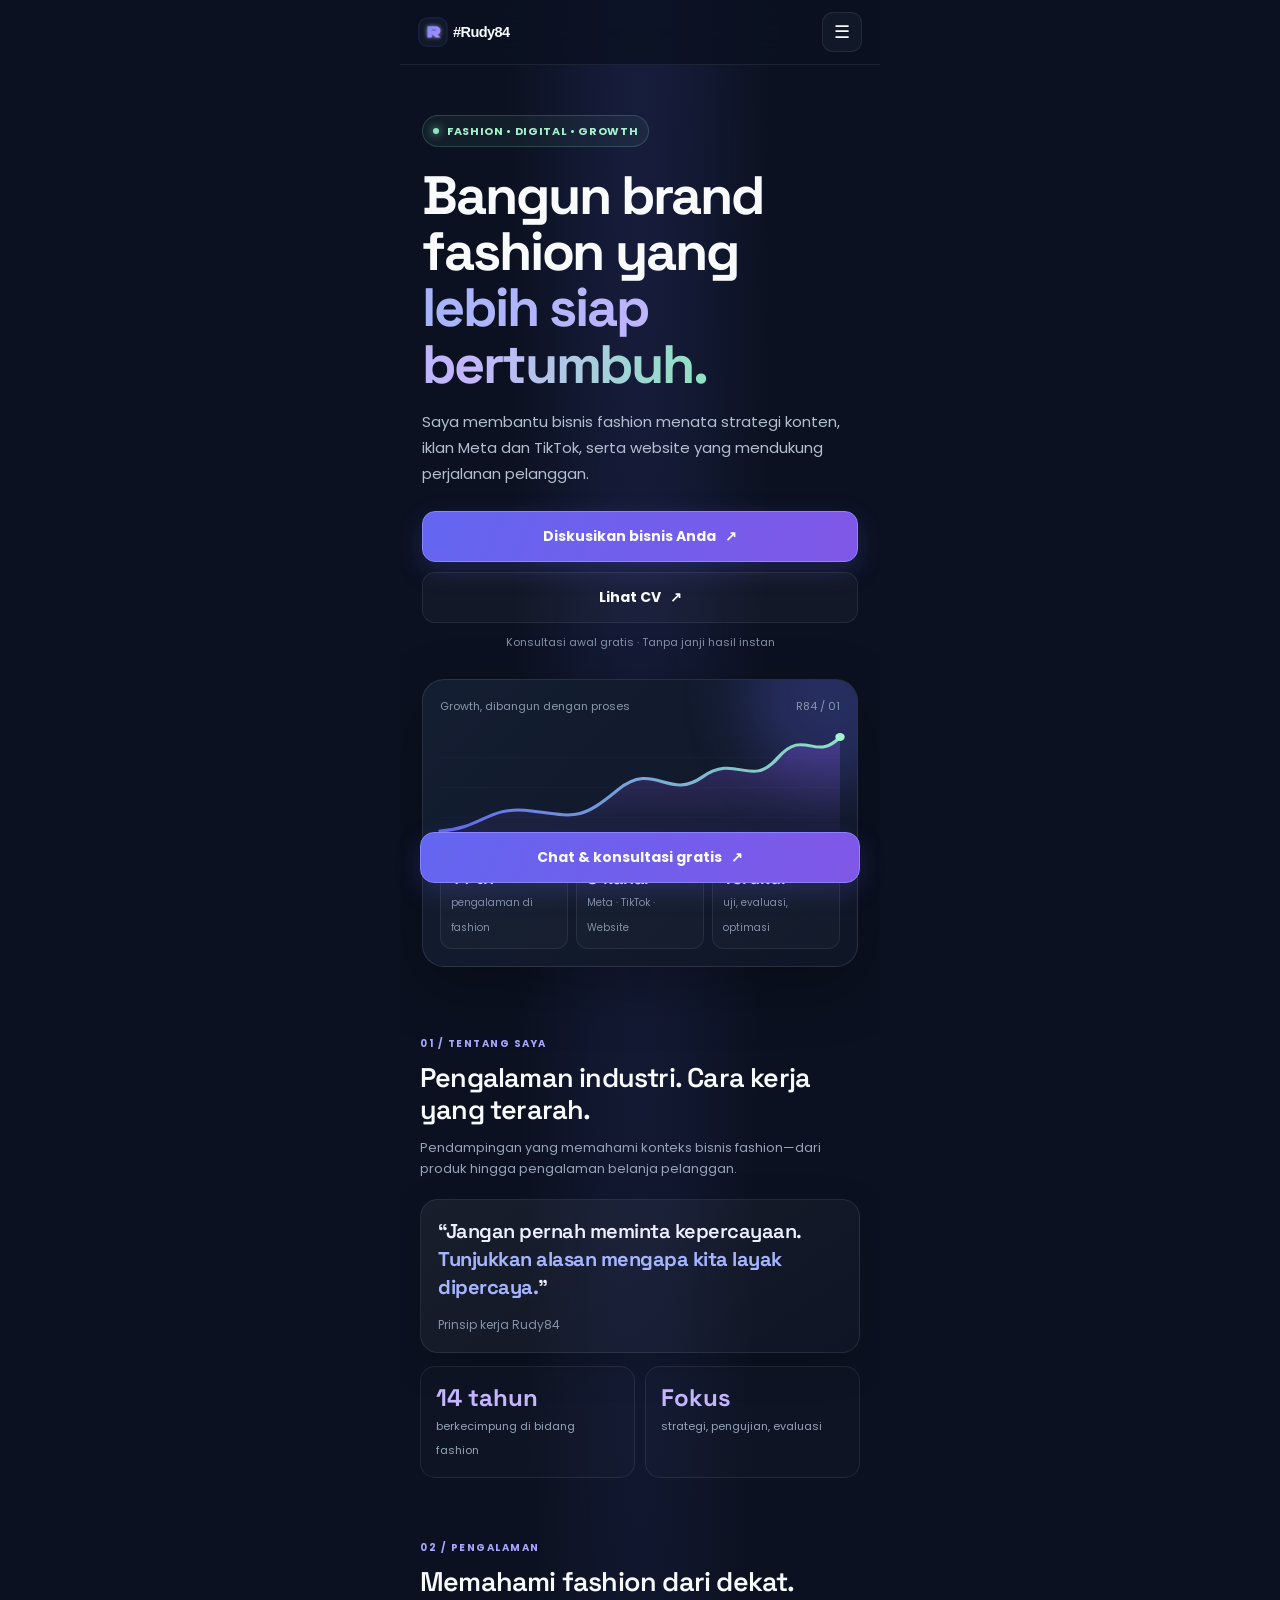
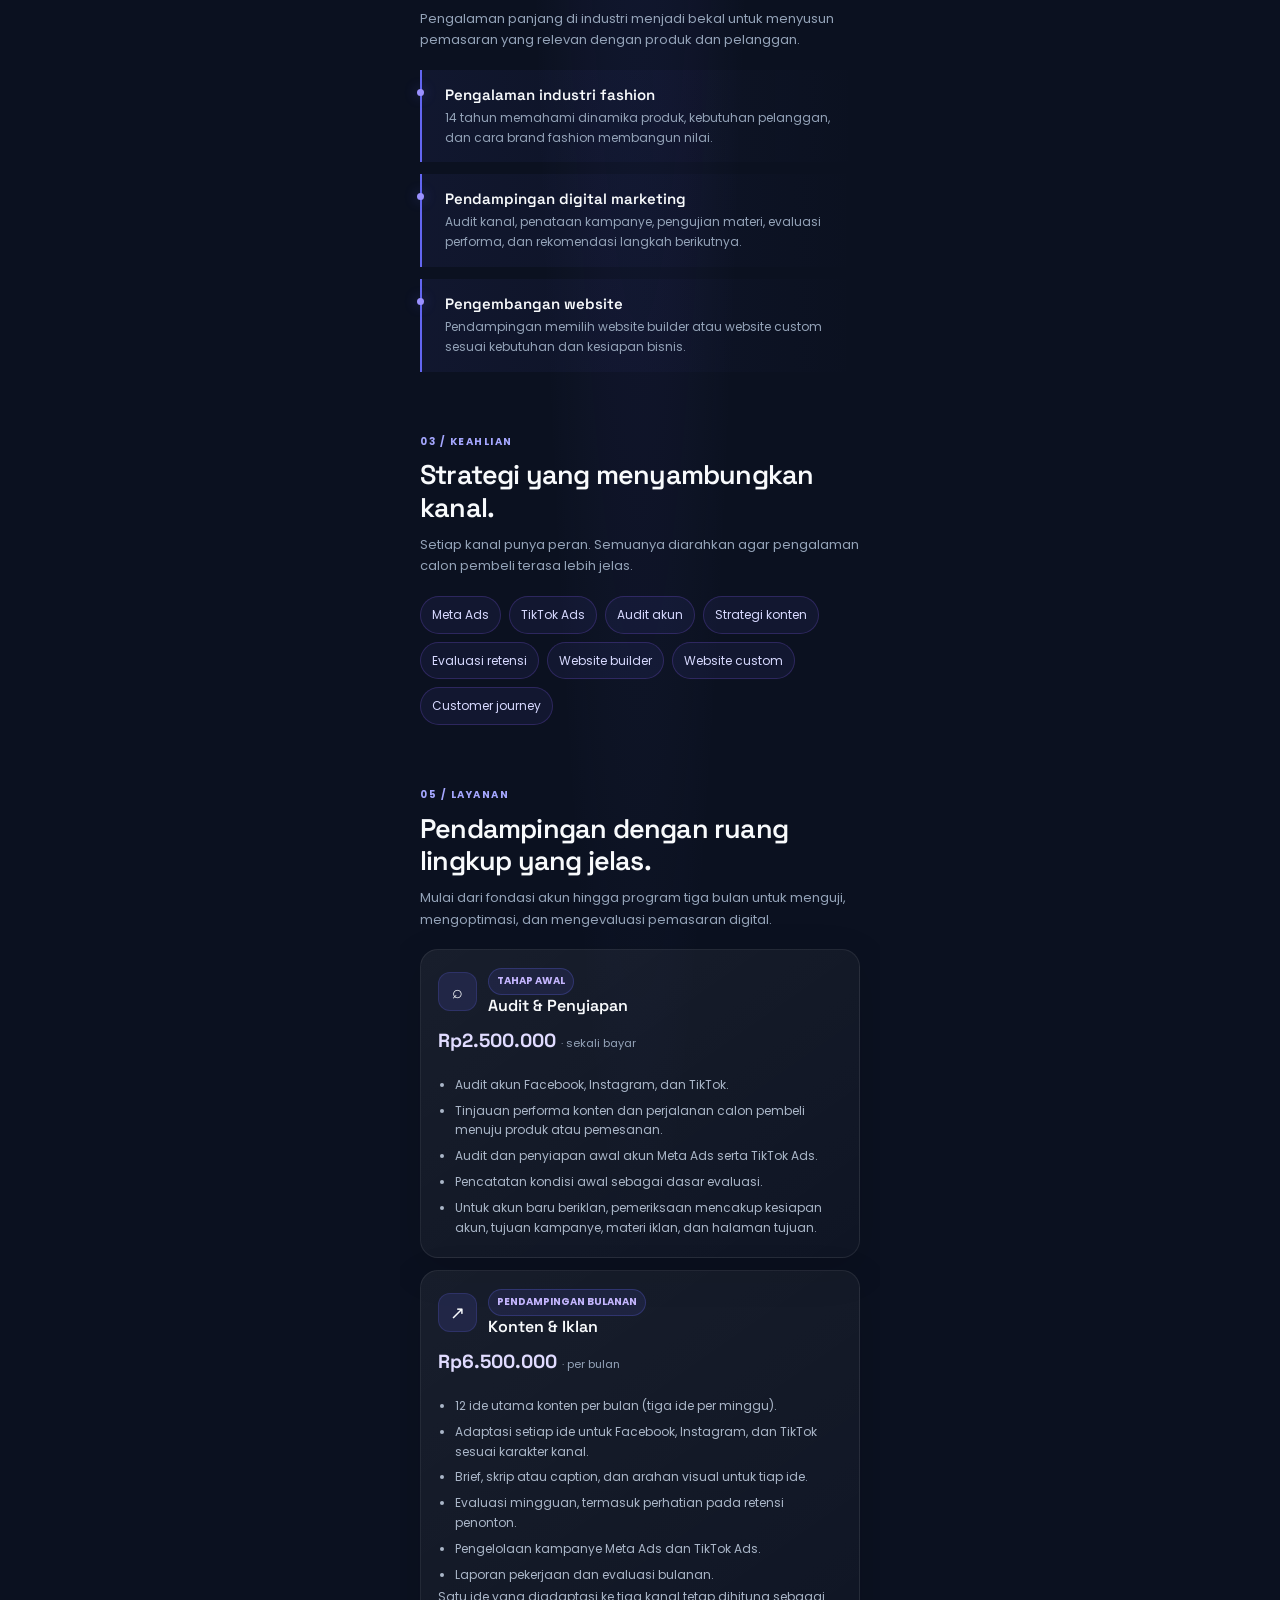
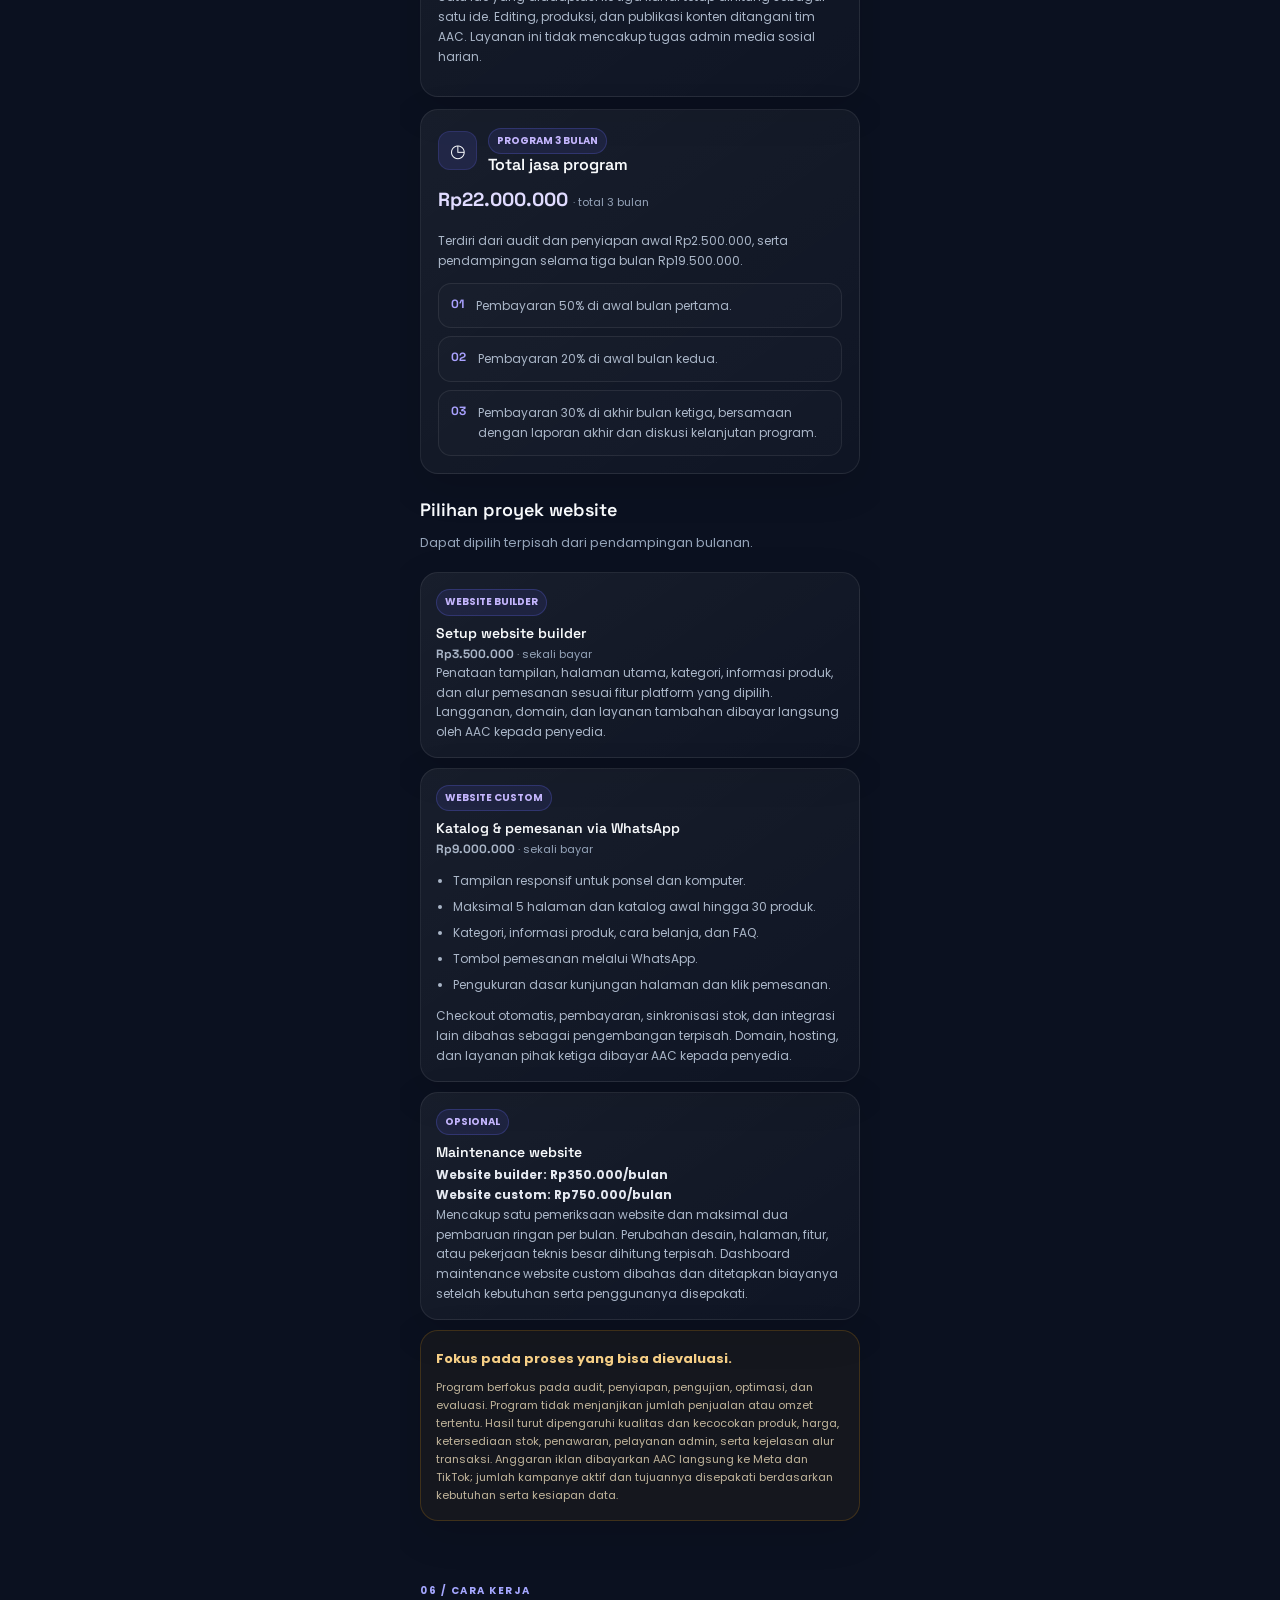
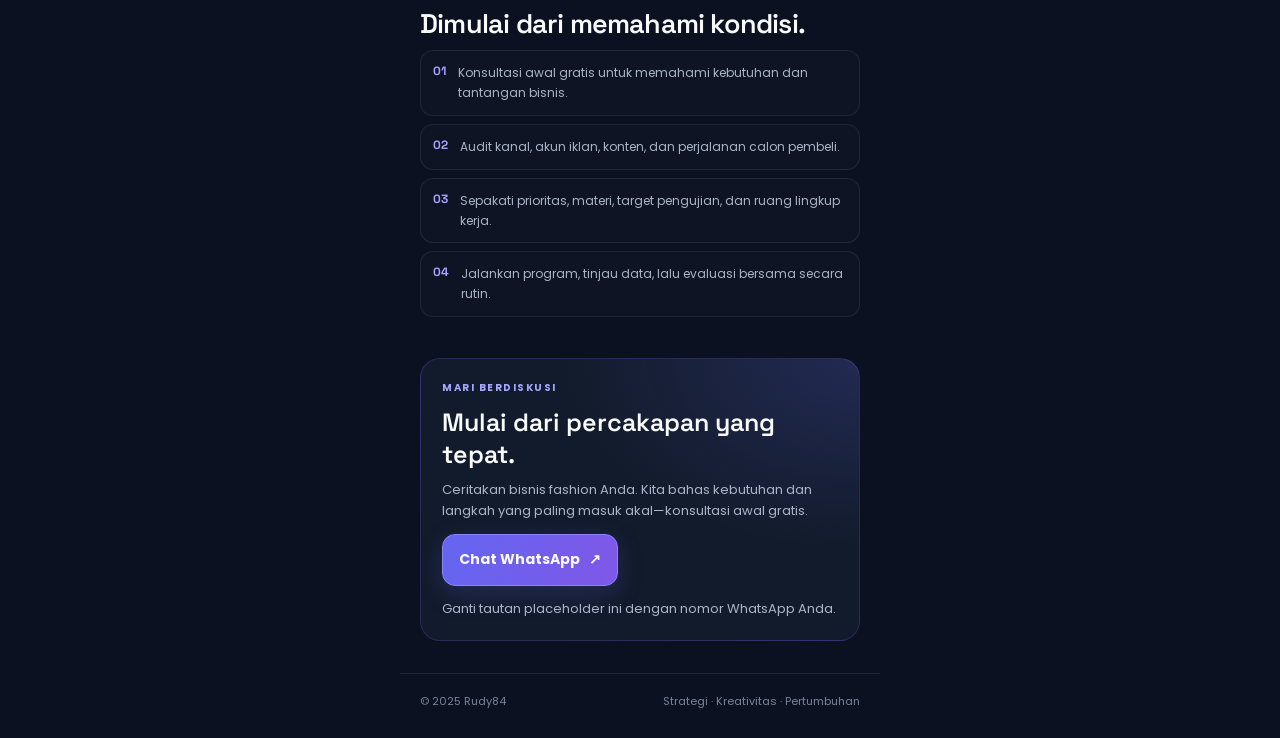
<file: index.html>
<!doctype html>
<html lang="id">

<head>
    <meta charset="utf-8">
    <meta name="viewport" content="width=device-width, initial-scale=1, viewport-fit=cover">
    <meta name="theme-color" content="#0B1120">
    <meta name="description"
        content="Rudy84 — pendampingan digital marketing untuk bisnis fashion: Meta Ads, TikTok Ads, dan pembuatan website.">
    <title>Rudy84 — Digital Growth Partner</title>
    <link rel="preconnect" href="https://fonts.googleapis.com">
    <link rel="preconnect" href="https://fonts.gstatic.com" crossorigin>
    <link
        href="https://fonts.googleapis.com/css2?family=Poppins:wght@400;500;600;700&family=Space+Grotesk:wght@500;600;700&display=swap"
        rel="stylesheet">
    <link rel="stylesheet" href="styles.css">
</head>

<body>
    <div class="loader" id="loader">
        <div>
            <div class="loader-logo">R84</div>
            <div class="loader-line"></div>
        </div>
    </div>

    <main class="shell">
        <header class="topbar">
            <a class="brand" href="#home" aria-label="#Rudy84 beranda">
                <img src="rudy84-logo.svg" alt="#Rudy84" width="126" height="35">
            </a>
            <button class="menu" id="menu" aria-label="Buka navigasi" aria-expanded="false">☰</button>
            <nav class="nav" id="nav">
                <a href="#about">Tentang</a>
                <a href="#experience">Pengalaman</a>
                <a href="#portfolio">Portofolio</a>
                <a href="#services">Layanan</a>
                <a href="#contact">Kontak</a>
            </nav>
        </header>

        <section class="hero" id="home">
            <span class="eyebrow"><i class="dot"></i> Fashion • Digital • Growth</span>
            <h1>Bangun brand fashion yang <em>lebih siap bertumbuh.</em></h1>
            <p class="lead">Saya membantu bisnis fashion menata strategi konten, iklan Meta dan TikTok, serta
                website yang mendukung perjalanan pelanggan.</p>
            <div class="actions">
                <a class="btn primary wa-link" href="#contact">Diskusikan bisnis Anda <span>↗</span></a>
                <a class="btn" href="cv.html">Lihat CV <span>↗</span></a>
            </div>
            <p class="note">Konsultasi awal gratis · Tanpa janji hasil instan</p>
            <div class="visual">
                <div class="visualtop"><span>Growth, dibangun dengan proses</span><span>R84 / 01</span></div>
                <div class="growth">
                    <svg viewBox="0 0 340 120" preserveAspectRatio="none">
                        <defs>
                            <linearGradient id="area" x1="0" x2="0" y1="0" y2="1">
                                <stop stop-color="#8b5cf6" stop-opacity=".32" />
                                <stop offset="1" stop-color="#8b5cf6" stop-opacity="0" />
                            </linearGradient>
                            <linearGradient id="stroke">
                                <stop stop-color="#6366f1" />
                                <stop offset="1" stop-color="#8ce5bf" />
                            </linearGradient>
                        </defs>
                        <path
                            d="M0 103 C38 100 40 77 78 83 S120 92 151 62 S194 73 223 49 S264 61 287 30 S319 35 340 9 V120 H0Z"
                            fill="url(#area)" />
                        <path d="M0 103 C38 100 40 77 78 83 S120 92 151 62 S194 73 223 49 S264 61 287 30 S319 35 340 9"
                            fill="none" stroke="url(#stroke)" stroke-width="3" stroke-linecap="round" />
                        <circle cx="340" cy="9" r="4" fill="#a5f3cf" />
                    </svg>
                </div>
                <div class="metricrow">
                    <div class="metric"><b>14 th</b><span>pengalaman di fashion</span></div>
                    <div class="metric"><b>3 kanal</b><span>Meta · TikTok · Website</span></div>
                    <div class="metric"><b>Terukur</b><span>uji, evaluasi, optimasi</span></div>
                </div>
            </div>
        </section>

        <section class="sect reveal" id="about">
            <div class="section-tag">01 / Tentang saya</div>
            <h2>Pengalaman industri. Cara kerja yang terarah.</h2>
            <p class="sub">Pendampingan yang memahami konteks bisnis fashion—dari produk hingga pengalaman
                belanja pelanggan.</p>
            <div class="glass">
                <div class="quote">“Jangan pernah meminta kepercayaan. <b>Tunjukkan alasan mengapa kita layak
                        dipercaya.</b>”</div>
                <p class="attribution">Prinsip kerja Rudy84</p>
            </div>
            <div class="statgrid">
                <div class="stat"><b>14 tahun</b><span>berkecimpung di bidang fashion</span></div>
                <div class="stat"><b>Fokus</b><span>strategi, pengujian, evaluasi</span></div>
            </div>
        </section>

        <section class="sect reveal" id="experience">
            <div class="section-tag">02 / Pengalaman</div>
            <h2>Memahami fashion dari dekat.</h2>
            <p class="sub">Pengalaman panjang di industri menjadi bekal untuk menyusun pemasaran yang relevan
                dengan produk dan pelanggan.</p>
            <div class="timeline">
                <div class="timeline-item">
                    <h3>Pengalaman industri fashion</h3>
                    <p>14 tahun memahami dinamika produk, kebutuhan pelanggan, dan cara brand fashion membangun
                        nilai.</p>
                </div>
                <div class="timeline-item">
                    <h3>Pendampingan digital marketing</h3>
                    <p>Audit kanal, penataan kampanye, pengujian materi, evaluasi performa, dan rekomendasi
                        langkah berikutnya.</p>
                </div>
                <div class="timeline-item">
                    <h3>Pengembangan website</h3>
                    <p>Pendampingan memilih website builder atau website custom sesuai kebutuhan dan kesiapan
                        bisnis.</p>
                </div>
            </div>
        </section>

        <section class="sect reveal" id="skills">
            <div class="section-tag">03 / Keahlian</div>
            <h2>Strategi yang menyambungkan kanal.</h2>
            <p class="sub">Setiap kanal punya peran. Semuanya diarahkan agar pengalaman calon pembeli terasa
                lebih jelas.</p>
            <div class="chips">
                <span class="chip">Meta Ads</span>
                <span class="chip">TikTok Ads</span>
                <span class="chip">Audit akun</span>
                <span class="chip">Strategi konten</span>
                <span class="chip">Evaluasi retensi</span>
                <span class="chip">Website builder</span>
                <span class="chip">Website custom</span>
                <span class="chip">Customer journey</span>
            </div>
        </section>

        <!-- <section class="sect reveal" id="portfolio">
            <div class="section-tag">04 / Portofolio</div>
            <h2>Pekerjaan yang berbicara.</h2>
            <p class="sub">Ruang ini disiapkan untuk studi kasus dan karya pilihan Anda.</p>
            <div class="portfolio">
                <article class="project">
                    <div class="project-art">
                        <h3>Nama proyek fashion</h3>
                        <img src="assets/desain-website.png" alt="website alfira almira collection">
                        <p>Strategi konten & iklan · 2025</p>
                    </div>
                    <div class="project-body">
                        <h3>Nama proyek fashion</h3>
                        <p>Strategi konten & iklan · 2025</p>
                    </div>
                </article>
                <article class="project">
                    <div class="project-art">STUDI KASUS 02</div>
                    <div class="project-body">
                        <h3>Nama proyek fashion</h3>
                        <p>Meta Ads · 2025</p>
                    </div>
                </article>
                <article class="project">
                    <div class="project-art">STUDI KASUS 03</div>
                    <div class="project-body">
                        <h3>Nama proyek website</h3>
                        <p>Website builder · 2025</p>
                    </div>
                </article>
                <article class="project">
                    <div class="project-art">STUDI KASUS 04</div>
                    <div class="project-body">
                        <h3>Nama proyek fashion</h3>
                        <p>Konten & TikTok Ads · 2025</p>
                    </div>
                </article>
            </div>
        </section> -->

        <section class="sect reveal" id="services">
            <div class="section-tag">05 / Layanan</div>
            <h2>Pendampingan dengan ruang lingkup yang jelas.</h2>
            <p class="sub">Mulai dari fondasi akun hingga program tiga bulan untuk menguji, mengoptimasi, dan
                mengevaluasi pemasaran digital.</p>
            <div class="services">
                <article class="glass service">
                    <div class="service-head"><span class="icon">⌕</span>
                        <div><span class="pill">TAHAP AWAL</span>
                            <h3>Audit & Penyiapan</h3>
                        </div>
                    </div>
                    <p class="price">Rp2.500.000 <small>· sekali bayar</small></p>
                    <ul>
                        <li>Audit akun Facebook, Instagram, dan TikTok.</li>
                        <li>Tinjauan performa konten dan perjalanan calon pembeli menuju produk atau pemesanan.</li>
                        <li>Audit dan penyiapan awal akun Meta Ads serta TikTok Ads.</li>
                        <li>Pencatatan kondisi awal sebagai dasar evaluasi.</li>
                        <li>Untuk akun baru beriklan, pemeriksaan mencakup kesiapan akun, tujuan kampanye,
                            materi iklan, dan halaman tujuan.</li>
                    </ul>
                </article>
                <article class="glass service">
                    <div class="service-head"><span class="icon">↗</span>
                        <div><span class="pill">PENDAMPINGAN BULANAN</span>
                            <h3>Konten & Iklan</h3>
                        </div>
                    </div>
                    <p class="price">Rp6.500.000 <small>· per bulan</small></p>
                    <ul>
                        <li>12 ide utama konten per bulan (tiga ide per minggu).</li>
                        <li>Adaptasi setiap ide untuk Facebook, Instagram, dan TikTok sesuai karakter kanal.</li>
                        <li>Brief, skrip atau caption, dan arahan visual untuk tiap ide.</li>
                        <li>Evaluasi mingguan, termasuk perhatian pada retensi penonton.</li>
                        <li>Pengelolaan kampanye Meta Ads dan TikTok Ads.</li>
                        <li>Laporan pekerjaan dan evaluasi bulanan.</li>
                    </ul>
                    <p class="maint">Satu ide yang diadaptasi ke tiga kanal tetap dihitung sebagai satu ide.
                        Editing, produksi, dan publikasi konten ditangani tim AAC. Layanan ini tidak mencakup
                        tugas admin media sosial harian.</p>
                </article>
                <article class="glass service">
                    <div class="service-head"><span class="icon">◷</span>
                        <div><span class="pill">PROGRAM 3 BULAN</span>
                            <h3>Total jasa program</h3>
                        </div>
                    </div>
                    <p class="price">Rp22.000.000 <small>· total 3 bulan</small></p>
                    <p class="maint">Terdiri dari audit dan penyiapan awal Rp2.500.000, serta pendampingan
                        selama tiga bulan Rp19.500.000.</p>
                    <div class="steps">
                        <div class="step">Pembayaran 50% di awal bulan pertama.</div>
                        <div class="step">Pembayaran 20% di awal bulan kedua.</div>
                        <div class="step">Pembayaran 30% di akhir bulan ketiga, bersamaan dengan laporan akhir
                            dan diskusi kelanjutan program.</div>
                    </div>
                </article>
            </div>

            <h3 class="subsection">Pilihan proyek website</h3>
            <p class="sub">Dapat dipilih terpisah dari pendampingan bulanan.</p>
            <article class="glass option"><span class="pill">WEBSITE BUILDER</span>
                <h4>Setup website builder</h4>
                <p class="price">Rp3.500.000 <small>· sekali bayar</small></p>
                <p>Penataan tampilan, halaman utama, kategori, informasi produk, dan alur pemesanan sesuai fitur
                    platform yang dipilih. Langganan, domain, dan layanan tambahan dibayar langsung oleh AAC
                    kepada penyedia.</p>
            </article>
            <article class="glass option"><span class="pill">WEBSITE CUSTOM</span>
                <h4>Katalog & pemesanan via WhatsApp</h4>
                <p class="price">Rp9.000.000 <small>· sekali bayar</small></p>
                <ul class="featurelist">
                    <li>Tampilan responsif untuk ponsel dan komputer.</li>
                    <li>Maksimal 5 halaman dan katalog awal hingga 30 produk.</li>
                    <li>Kategori, informasi produk, cara belanja, dan FAQ.</li>
                    <li>Tombol pemesanan melalui WhatsApp.</li>
                    <li>Pengukuran dasar kunjungan halaman dan klik pemesanan.</li>
                </ul>
                <p style="margin-top:9px">Checkout otomatis, pembayaran, sinkronisasi stok, dan integrasi lain
                    dibahas sebagai pengembangan terpisah. Domain, hosting, dan layanan pihak ketiga dibayar AAC
                    kepada penyedia.</p>
            </article>
            <article class="glass option"><span class="pill">OPSIONAL</span>
                <h4>Maintenance website</h4>
                <p class="maint"><b>Website builder: Rp350.000/bulan</b><br><b>Website custom:
                        Rp750.000/bulan</b><br>Mencakup satu pemeriksaan website dan maksimal dua pembaruan
                    ringan per bulan. Perubahan desain, halaman, fitur, atau pekerjaan teknis besar dihitung
                    terpisah. Dashboard maintenance website custom dibahas dan ditetapkan biayanya setelah
                    kebutuhan serta penggunanya disepakati.</p>
            </article>
            <div class="glass disclaimer"><strong>Fokus pada proses yang bisa dievaluasi.</strong>
                <p>Program berfokus pada audit, penyiapan, pengujian, optimasi, dan evaluasi. Program tidak
                    menjanjikan jumlah penjualan atau omzet tertentu. Hasil turut dipengaruhi kualitas dan
                    kecocokan produk, harga, ketersediaan stok, penawaran, pelayanan admin, serta kejelasan alur
                    transaksi. Anggaran iklan dibayarkan AAC langsung ke Meta dan TikTok; jumlah kampanye aktif
                    dan tujuannya disepakati berdasarkan kebutuhan serta kesiapan data.</p>
            </div>
        </section>

        <section class="sect reveal" id="process">
            <div class="section-tag">06 / Cara kerja</div>
            <h2>Dimulai dari memahami kondisi.</h2>
            <div class="steps">
                <div class="step">Konsultasi awal gratis untuk memahami kebutuhan dan tantangan bisnis.</div>
                <div class="step">Audit kanal, akun iklan, konten, dan perjalanan calon pembeli.</div>
                <div class="step">Sepakati prioritas, materi, target pengujian, dan ruang lingkup kerja.</div>
                <div class="step">Jalankan program, tinjau data, lalu evaluasi bersama secara rutin.</div>
            </div>
        </section>

        <section class="contact reveal" id="contact">
            <div class="section-tag">Mari berdiskusi</div>
            <h2>Mulai dari percakapan yang tepat.</h2>
            <p>Ceritakan bisnis fashion Anda. Kita bahas kebutuhan dan langkah yang paling masuk akal—konsultasi
                awal gratis.</p>
            <a class="btn primary wa-link" href="#contact">Chat WhatsApp <span>↗</span></a>
            <p class="note" style="text-align:left;margin-top:12px">Ganti tautan placeholder ini dengan nomor
                WhatsApp Anda.</p>
        </section>

        <footer class="footer">
            <span>© 2025 Rudy84</span>
            <span>Strategi · Kreativitas · Pertumbuhan</span>
        </footer>

        <a class="btn primary wa-link wa-float" href="#contact">Chat & konsultasi gratis <span>↗</span></a>
    </main>

    <script src="script.js"></script>
</body>

</html>
</file>
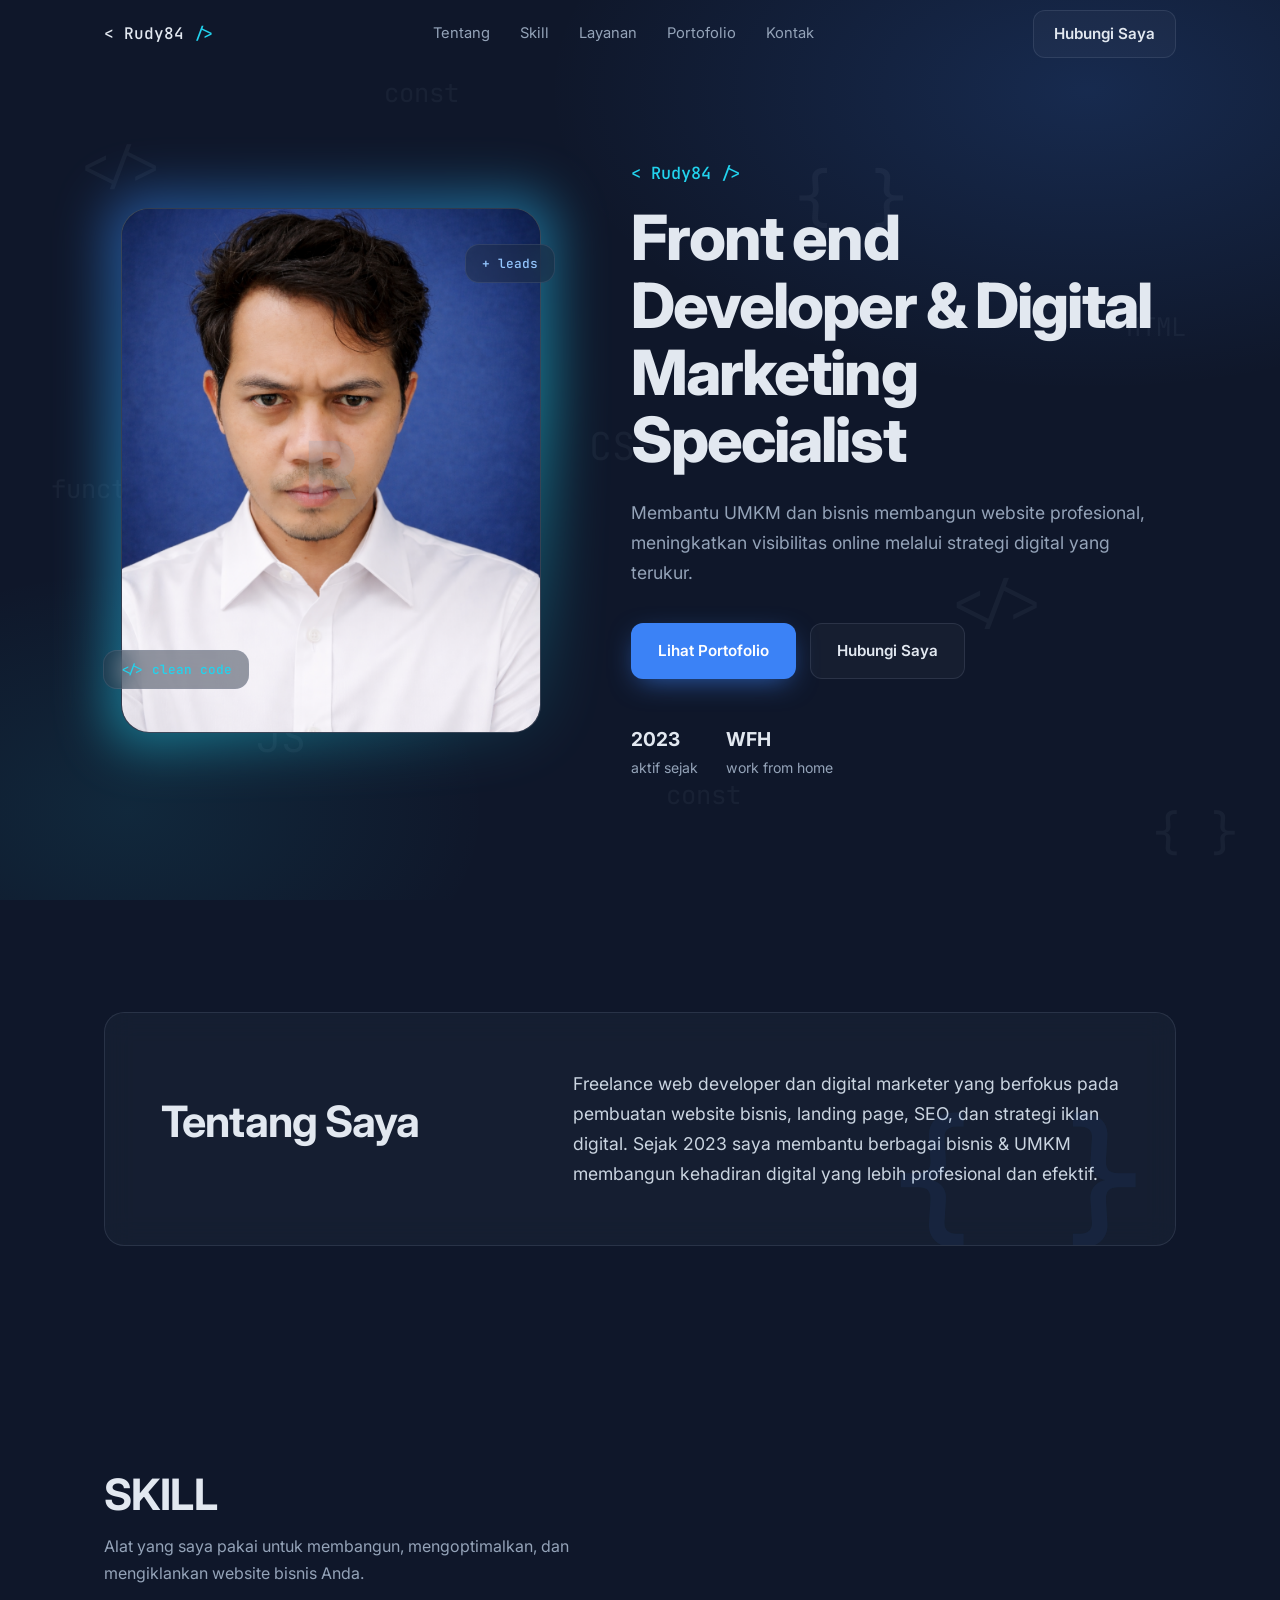
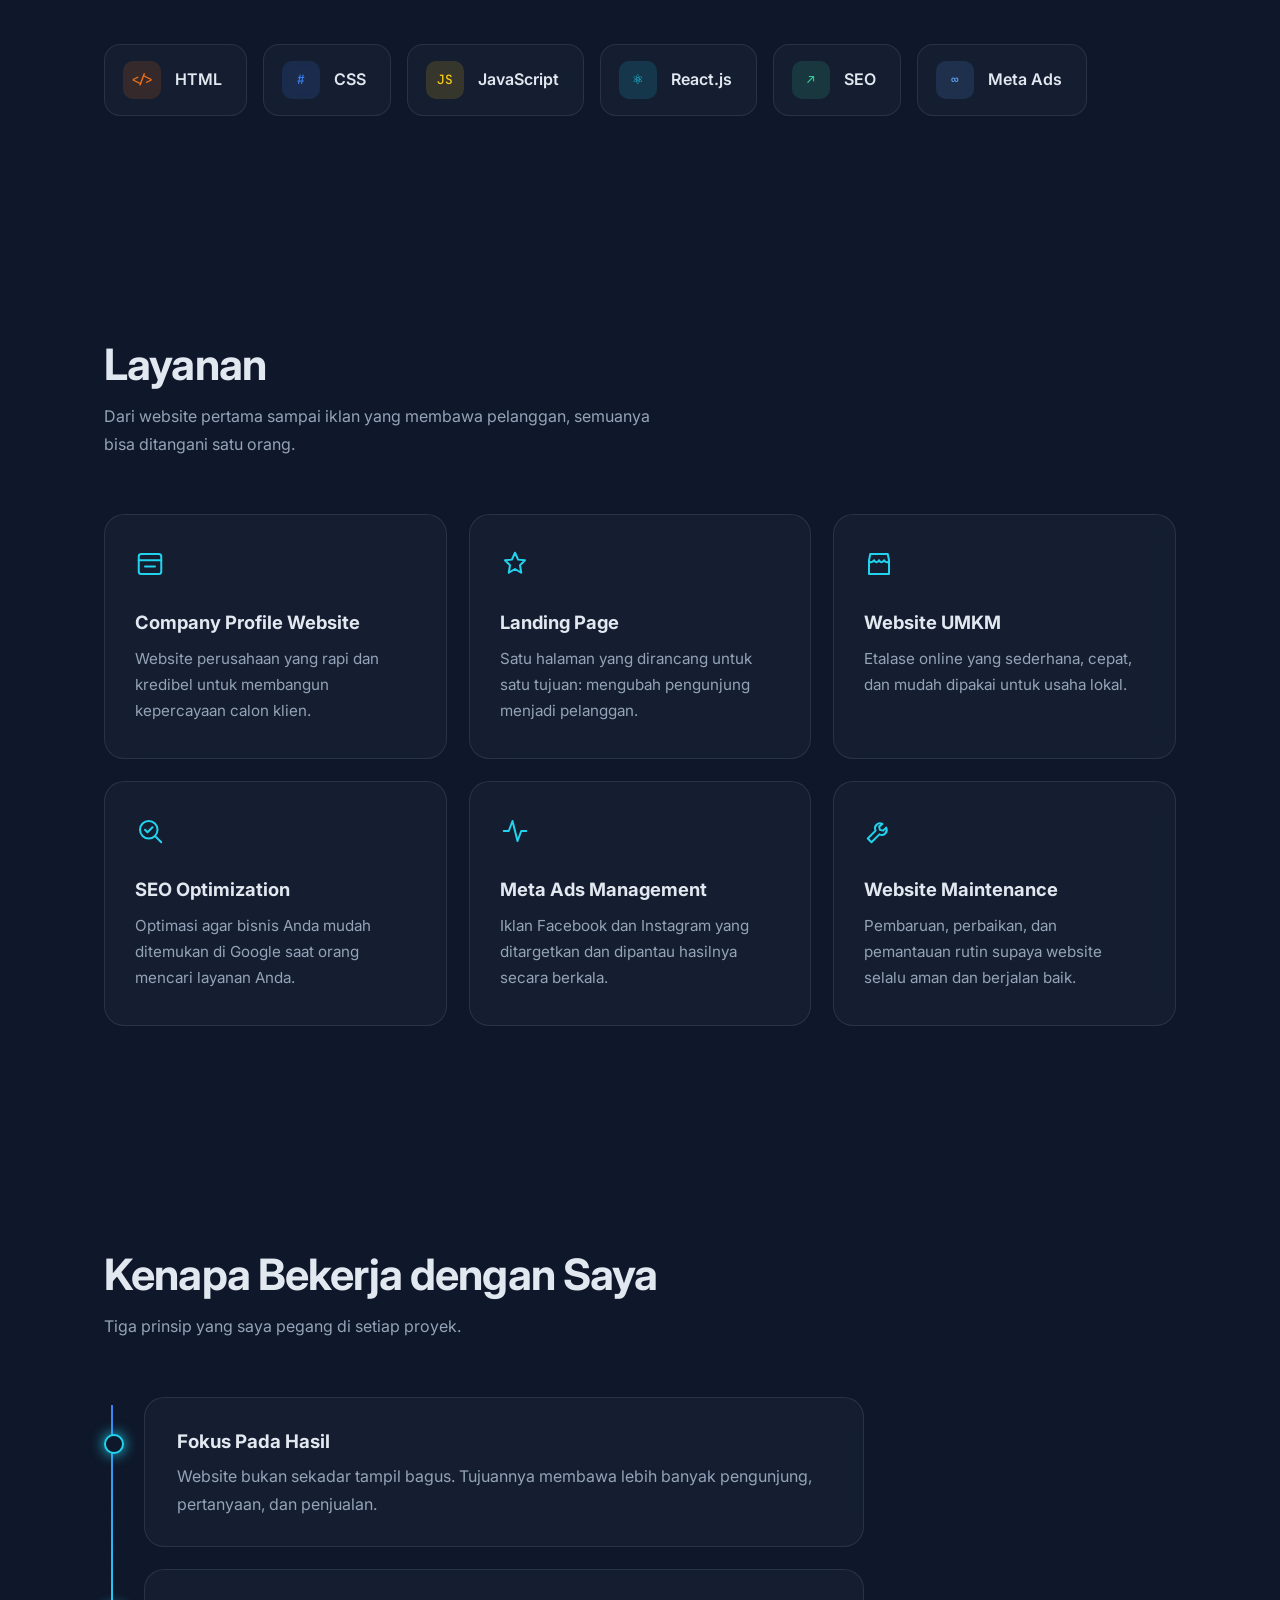
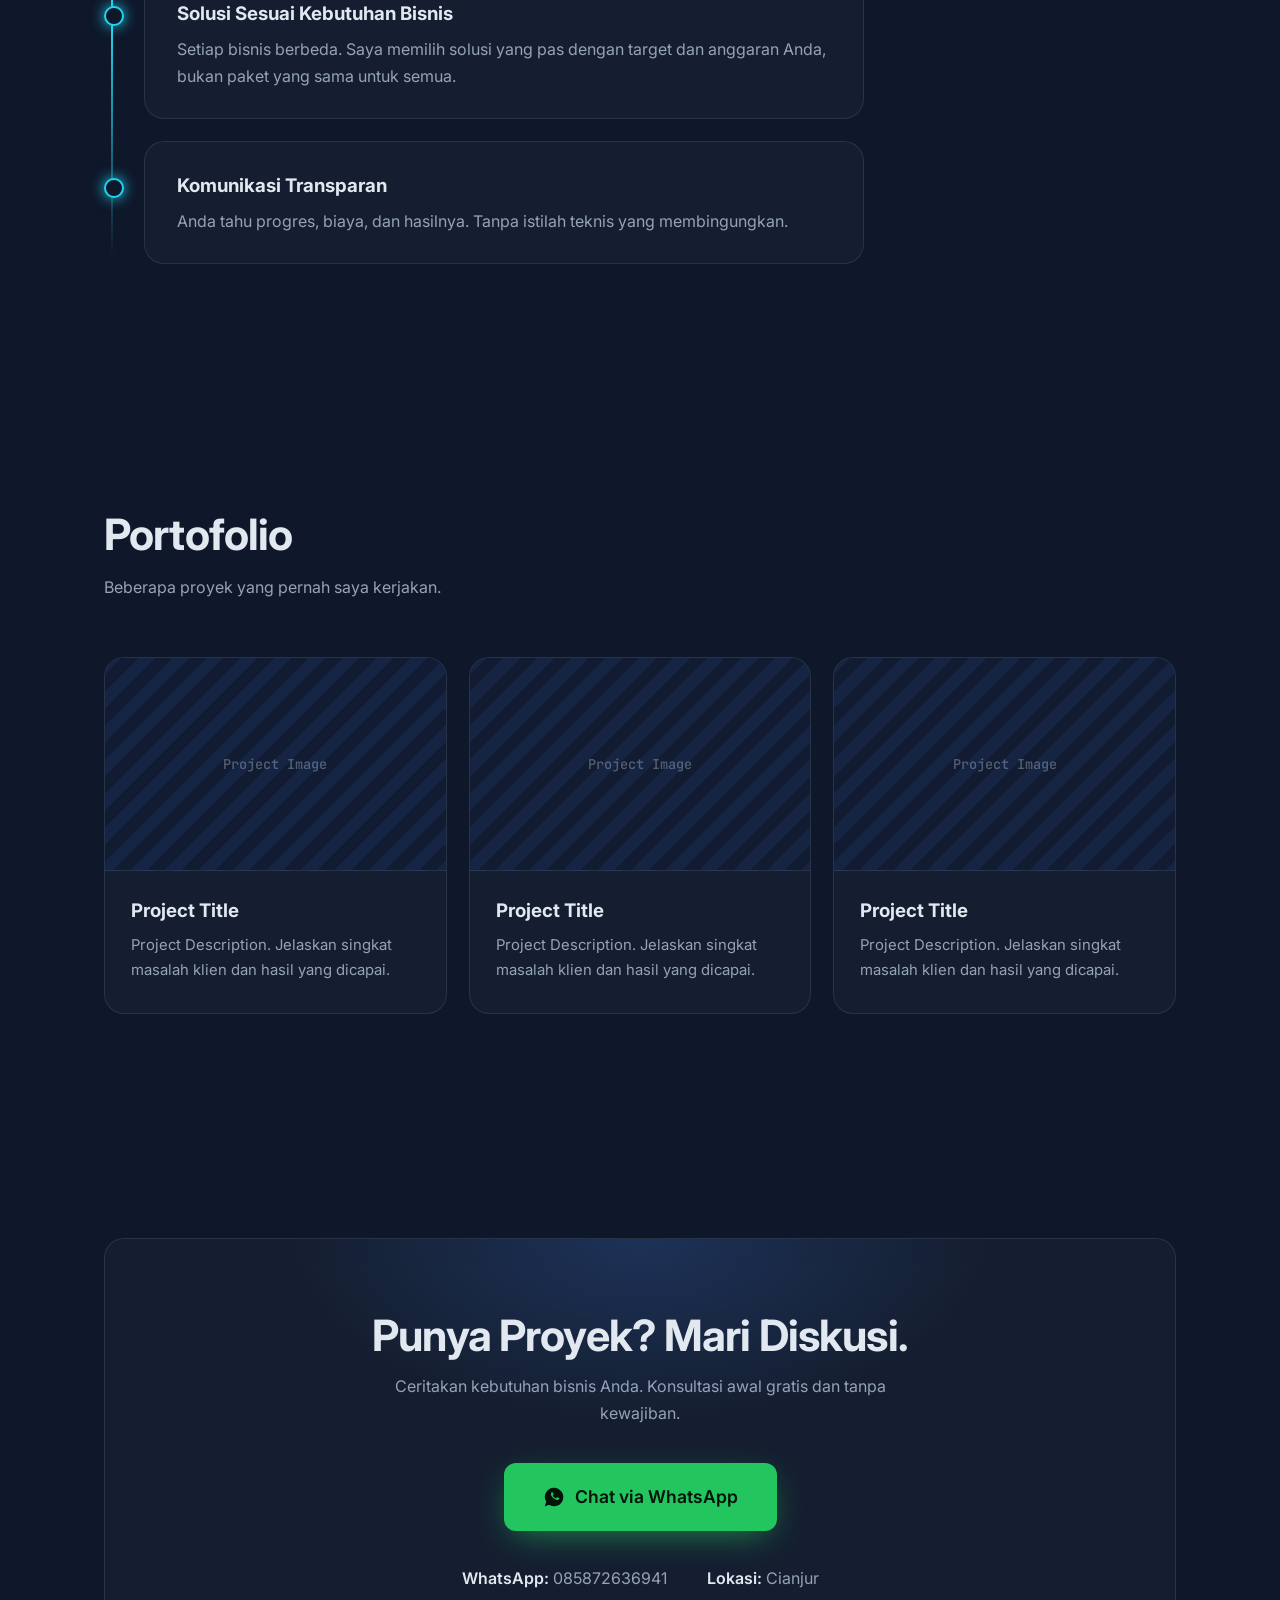
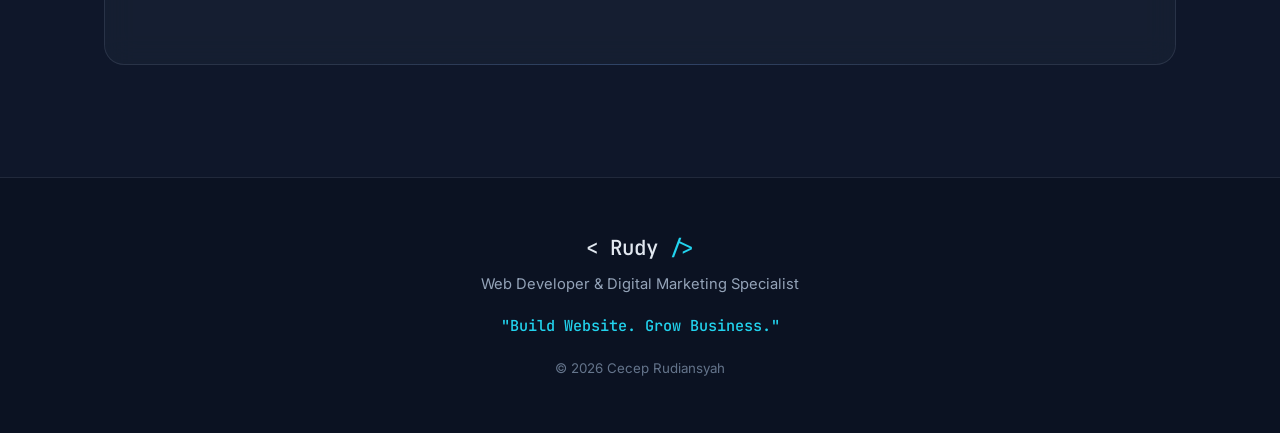
<file: cv.html>
<!DOCTYPE html>
<html lang="id">

<head>
  <meta charset="UTF-8">
  <meta name="viewport" content="width=device-width, initial-scale=1">
  <title>Rudy – Web Developer & Digital Marketing Specialist | Cianjur</title>
  <meta name="description"
    content="Rudy (Cecep Rudiansyah), freelance web developer & digital marketing specialist di Cianjur. Jasa website UMKM, landing page, company profile, SEO, dan Meta Ads.">
  <meta name="author" content="Cecep Rudiansyah">
  <meta name="theme-color" content="#0f172a">
  <meta property="og:title" content="Rudy – Web Developer & Digital Marketing Specialist">
  <meta property="og:description"
    content="Build Website. Grow Business. Jasa website profesional, SEO, dan Meta Ads untuk UMKM dan bisnis lokal.">
  <meta property="og:type" content="website">
  <link rel="preconnect" href="https://fonts.googleapis.com">
  <link rel="preconnect" href="https://fonts.gstatic.com" crossorigin>
  <link
    href="https://fonts.googleapis.com/css2?family=Inter:wght@400;500;600;700;800&family=JetBrains+Mono:wght@500&display=swap"
    rel="stylesheet">
</head>
<style>
    :root {
      --bg: #0f172a;
      --bg2: #0b1222;
      --blue: #3b82f6;
      --cyan: #22d3ee;
      --text: #e2e8f0;
      --muted: #94a3b8;
      --line: rgba(148, 163, 184, .16);
      --glass: rgba(30, 41, 59, .45);
      --mono: 'JetBrains Mono', ui-monospace, Consolas, monospace;
    }

    * {
      box-sizing: border-box;
      margin: 0;
      padding: 0
    }

    html {
      scroll-behavior: smooth;
      scroll-padding-top: 72px
    }

    body {
      font-family: 'Inter', system-ui, -apple-system, sans-serif;
      background: var(--bg);
      color: var(--text);
      line-height: 1.7;
      overflow-x: hidden;
      -webkit-font-smoothing: antialiased
    }

    a {
      color: inherit;
      text-decoration: none
    }

    :focus-visible {
      outline: 2px solid var(--cyan);
      outline-offset: 3px;
      border-radius: 6px
    }

    .wrap {
      max-width: 1120px;
      margin: 0 auto;
      padding: 0 24px
    }

    section {
      padding: 112px 0;
      position: relative
    }

    h2 {
      font-size: clamp(1.9rem, 4vw, 2.7rem);
      line-height: 1.15;
      letter-spacing: -.02em;
      font-weight: 700;
      margin-bottom: 14px
    }

    .lead {
      color: var(--muted);
      max-width: 560px;
      margin-bottom: 56px
    }

    .glass {
      background: var(--glass);
      border: 1px solid var(--line);
      border-radius: 20px;
      backdrop-filter: blur(14px);
      -webkit-backdrop-filter: blur(14px)
    }

    /* NAV */
    nav {
      position: fixed;
      inset: 0 0 auto;
      z-index: 50;
      transition: .3s
    }

    nav.solid {
      background: rgba(15, 23, 42, .8);
      backdrop-filter: blur(12px);
      border-bottom: 1px solid var(--line)
    }

    nav .wrap {
      display: flex;
      align-items: center;
      justify-content: space-between;
      height: 68px
    }

    .logo {
      font-family: var(--mono);
      font-weight: 500;
      color: var(--text)
    }

    .logo i {
      color: var(--cyan);
      font-style: normal
    }

    .links {
      display: flex;
      gap: 30px;
      font-size: .92rem;
      color: var(--muted)
    }

    .links a:hover {
      color: #fff
    }

    /* BUTTON */
    .btn {
      display: inline-flex;
      align-items: center;
      gap: 10px;
      padding: 14px 26px;
      border-radius: 12px;
      font-weight: 600;
      font-size: .95rem;
      border: 1px solid transparent;
      transition: transform .25s, box-shadow .25s, background .25s;
      cursor: pointer
    }

    .btn.primary {
      background: var(--blue);
      color: #fff;
      box-shadow: 0 8px 28px -8px rgba(59, 130, 246, .7)
    }

    .btn.primary:hover {
      transform: translateY(-2px);
      box-shadow: 0 12px 34px -6px rgba(59, 130, 246, .9)
    }

    .btn.ghost {
      border-color: var(--line);
      background: rgba(255, 255, 255, .03)
    }

    .btn.ghost:hover {
      border-color: var(--cyan);
      color: var(--cyan);
      transform: translateY(-2px)
    }

    /* HERO */
    #hero {
      min-height: 100vh;
      display: flex;
      align-items: center;
      padding: 120px 0 80px;
      overflow: hidden;
      background: radial-gradient(900px 500px at 85% 10%, rgba(59, 130, 246, .18), transparent 60%), radial-gradient(600px 400px at 10% 90%, rgba(34, 211, 238, .09), transparent 60%), var(--bg)
    }

    .bgcode {
      position: absolute;
      inset: 0;
      pointer-events: none;
      user-select: none;
      font-family: var(--mono);
      color: #94a3b8;
      opacity: .07
    }

    .bgcode span {
      position: absolute;
      font-size: var(--s, 1.6rem);
      left: var(--x);
      top: var(--y);
      animation: drift 14s ease-in-out infinite alternate;
      animation-delay: var(--d, 0s)
    }

    @keyframes drift {
      to {
        transform: translate(14px, -18px)
      }
    }

    .hero-grid {
      position: relative;
      display: grid;
      grid-template-columns: 5fr 6fr;
      gap: 72px;
      align-items: center
    }

    .photo {
      position: relative;
      max-width: 420px;
      margin: 0 auto;
      width: 100%
    }

    .photo::before {
      content: "";
      position: absolute;
      inset: -14px;
      border-radius: 32px;
      background: linear-gradient(140deg, var(--blue), var(--cyan) 60%, transparent);
      opacity: .5;
      filter: blur(26px)
    }

    .frame {
      position: relative;
      aspect-ratio: 4/5;
      border-radius: 28px;
      overflow: hidden;
      border: 1px solid rgba(148, 163, 184, .25);
      background: linear-gradient(160deg, #1e293b, #0f172a)
    }

    .frame img {
      width: 100%;
      height: 100%;
      object-fit: cover;
      display: block
    }

    .frame .ph {
      position: absolute;
      inset: 0;
      display: grid;
      place-items: center;
      font: 800 5rem/1 'Inter';
      color: rgba(148, 163, 184, .25)
    }

    .chip {
      position: absolute;
      padding: 10px 16px;
      font: 500 .8rem var(--mono);
      border-radius: 14px
    }

    .chip.a {
      left: -18px;
      bottom: 44px;
      color: var(--cyan)
    }

    .chip.b {
      right: -14px;
      top: 36px;
      color: #93c5fd
    }

    .tag {
      font: 500 1.05rem var(--mono);
      color: var(--cyan);
      margin-bottom: 20px;
      display: inline-block
    }

    h1 {
      font-size: clamp(2.3rem, 5.2vw, 3.9rem);
      line-height: 1.08;
      letter-spacing: -.03em;
      font-weight: 800;
      margin-bottom: 24px
    }

    .sub {
      color: var(--muted);
      font-size: 1.1rem;
      max-width: 540px;
      margin-bottom: 36px
    }

    .cta {
      display: flex;
      flex-wrap: wrap;
      gap: 14px
    }

    .meta {
      display: flex;
      gap: 28px;
      margin-top: 44px;
      color: var(--muted);
      font-size: .88rem
    }

    .meta b {
      display: block;
      color: var(--text);
      font-size: 1.2rem
    }

    /* ABOUT */
    #about .glass {
      padding: 56px;
      display: grid;
      grid-template-columns: 1fr 1.5fr;
      gap: 48px;
      align-items: center;
      position: relative;
      overflow: hidden
    }

    #about .glass::after {
      content:"{ }";
      position: absolute;
      right: 28px;
      bottom: -30px;
      font: 500 9rem var(--mono);
      color: rgba(59, 130, 246, .07)
    }

    #about p {
      color: #cbd5e1;
      font-size: 1.1rem
    }

    /* SKILLS */
    .stack {
      display: flex;
      flex-wrap: wrap;
      gap: 16px
    }

    .badge {
      display: flex;
      align-items: center;
      gap: 14px;
      padding: 16px 24px 16px 18px;
      border-radius: 16px;
      font-weight: 600;
      transition: .3s
    }

    .badge:hover {
      transform: translateY(-4px);
      border-color: var(--c);
      box-shadow: 0 14px 34px -14px var(--c)
    }

    .badge em {
      width: 38px;
      height: 38px;
      border-radius: 10px;
      display: grid;
      place-items: center;
      font: 500 .8rem var(--mono);
      font-style: normal;
      color: var(--c);
      background: color-mix(in srgb, var(--c) 14%, transparent)
    }

    /* SERVICES */
    .grid3 {
      display: grid;
      grid-template-columns: repeat(3, 1fr);
      gap: 22px
    }

    .card {
      padding: 34px 30px;
      transition: transform .35s, border-color .35s, box-shadow .35s;
      position: relative;
      overflow: hidden
    }

    .card::before {
      content: "";
      position: absolute;
      inset: 0;
      background: radial-gradient(300px 200px at var(--mx, 50%) var(--my, 0%), rgba(59, 130, 246, .18), transparent 70%);
      opacity: 0;
      transition: .35s
    }

    .card:hover {
      transform: translateY(-6px);
      border-color: rgba(59, 130, 246, .55);
      box-shadow: 0 22px 50px -24px rgba(59, 130, 246, .6)
    }

    .card:hover::before {
      opacity: 1
    }

    .card svg {
      width: 30px;
      height: 30px;
      stroke: var(--cyan);
      fill: none;
      stroke-width: 1.6;
      stroke-linecap: round;
      stroke-linejoin: round;
      margin-bottom: 20px;
      position: relative
    }

    .card h3 {
      font-size: 1.15rem;
      margin-bottom: 8px;
      position: relative
    }

    .card p {
      color: var(--muted);
      font-size: .95rem;
      position: relative
    }

    /* WHY */
    .timeline {
      position: relative;
      max-width: 760px;
      padding-left: 40px
    }

    .timeline::before {
      content: "";
      position: absolute;
      left: 7px;
      top: 8px;
      bottom: 8px;
      width: 2px;
      background: linear-gradient(var(--blue), var(--cyan), transparent)
    }

    .step {
      position: relative;
      padding: 28px 32px;
      margin-bottom: 22px
    }

    .step::before {
      content: "";
      position: absolute;
      left: -41px;
      top: 36px;
      width: 16px;
      height: 16px;
      border-radius: 50%;
      background: var(--bg);
      border: 2px solid var(--cyan);
      box-shadow: 0 0 14px var(--cyan)
    }

    .step h3 {
      margin-bottom: 6px
    }

    .step p {
      color: var(--muted)
    }

    /* PORTFOLIO */
    .proj {
      overflow: hidden;
      transition: transform .35s, border-color .35s
    }

    .proj:hover {
      transform: translateY(-6px);
      border-color: rgba(34, 211, 238, .5)
    }

    .thumb {
      aspect-ratio: 16/10;
      display: grid;
      place-items: center;
      color: rgba(148, 163, 184, .5);
      font: 500 .85rem var(--mono);
      background: repeating-linear-gradient(135deg, rgba(59, 130, 246, .08) 0 12px, transparent 12px 24px), #111c33;
      border-bottom: 1px solid var(--line)
    }

    .thumb img {
      width: 100%;
      height: 100%;
      object-fit: cover
    }

    .proj div.b {
      padding: 24px 26px 30px
    }

    .proj h3 {
      margin-bottom: 6px
    }

    .proj p {
      color: var(--muted);
      font-size: .93rem
    }

    /* CONTACT */
    #contact .glass {
      padding: 72px 40px;
      text-align: center;
      background: radial-gradient(500px 260px at 50% 0%, rgba(59, 130, 246, .2), transparent 70%), var(--glass)
    }

    #contact h2 {
      margin-bottom: 12px
    }

    #contact p.lead {
      margin: 0 auto 36px
    }

    .btn.wa {
      background: #22c55e;
      color: #04130a;
      font-size: 1.1rem;
      padding: 18px 38px;
      box-shadow: 0 10px 34px -10px rgba(34, 197, 94, .7)
    }

    .btn.wa:hover {
      transform: translateY(-3px);
      box-shadow: 0 16px 40px -8px rgba(34, 197, 94, .85)
    }

    .btn svg {
      width: 22px;
      height: 22px;
      fill: currentColor
    }

    .info {
      display: flex;
      justify-content: center;
      flex-wrap: wrap;
      gap: 12px 40px;
      margin-top: 34px;
      color: var(--muted)
    }

    .info b {
      color: var(--text);
      font-weight: 600
    }

    /* FOOTER */
    footer {
      border-top: 1px solid var(--line);
      padding: 52px 0;
      text-align: center;
      background: var(--bg2)
    }

    footer .logo {
      font-size: 1.3rem;
      margin-bottom: 6px;
      display: block
    }

    footer p {
      color: var(--muted);
      font-size: .92rem
    }

    footer q {
      display: block;
      margin: 18px 0;
      font: 500 .95rem var(--mono);
      color: var(--cyan);
      quotes: none
    }

    footer small {
      color: #64748b
    }

    /* REVEAL */
    .rv {
      opacity: 0;
      transform: translateY(26px);
      transition: opacity .8s cubic-bezier(.2, .7, .2, 1), transform .8s cubic-bezier(.2, .7, .2, 1);
      transition-delay: var(--dl, 0s)
    }

    .rv.in {
      opacity: 1;
      transform: none
    }

    @media(max-width:900px) {
      .links {
        display: none
      }

      section {
        padding: 84px 0
      }

      .hero-grid {
        grid-template-columns: 1fr;
        gap: 48px;
        text-align: center
      }

      .photo {
        max-width: 300px
      }

      .sub {
        margin-inline: auto
      }

      .cta,
      .meta {
        justify-content: center
      }

      #about .glass {
        grid-template-columns: 1fr;
        padding: 36px 28px;
        gap: 20px
      }

      .grid3 {
        grid-template-columns: 1fr 1fr
      }
    }

    @media(max-width:600px) {
      .grid3 {
        grid-template-columns: 1fr
      }

      .chip.a {
        left: -6px
      }

      .chip.b {
        right: -6px
      }

      .btn {
        width: 100%;
        justify-content: center
      }

      .timeline {
        padding-left: 30px
      }

      .step {
        padding: 22px
      }

      .step::before {
        left: -31px
      }

      #contact .glass {
        padding: 48px 22px
      }
    }

    @media(prefers-reduced-motion:reduce) {
      html {
        scroll-behavior: auto
      }

      .rv {
        opacity: 1;
        transform: none;
        transition: none
      }

      .bgcode span {
        animation: none
      }
    }

</style>

<body>

  <nav id="nav">
    <div class="wrap">
      <a href="#hero" class="logo">&lt; Rudy84 <i>/&gt;</i></a>
      <div class="links">
        <a href="#about">Tentang</a><a href="#skills">Skill</a><a href="#services">Layanan</a><a
          href="#portfolio">Portofolio</a><a href="#contact">Kontak</a>
      </div>
      <a href="#contact" class="btn ghost" style="padding:10px 20px">Hubungi Saya</a>
    </div>
  </nav>

  <main>
    <!-- HERO -->
    <section id="hero">
      <div class="bgcode" aria-hidden="true">
        <span style="--x:6%;--y:14%;--s:3rem">&lt;/&gt;</span>
        <span style="--x:30%;--y:8%;--d:-3s">const</span>
        <span style="--x:62%;--y:16%;--s:4rem;--d:-6s">{ }</span>
        <span style="--x:88%;--y:34%;--d:-2s">HTML</span>
        <span style="--x:4%;--y:52%;--d:-5s">function</span>
        <span style="--x:46%;--y:46%;--s:2.4rem;--d:-8s">CSS</span>
        <span style="--x:74%;--y:62%;--s:3.4rem;--d:-4s">&lt;/&gt;</span>
        <span style="--x:20%;--y:78%;--s:2.6rem;--d:-7s">JS</span>
        <span style="--x:52%;--y:86%;--d:-1s">const</span>
        <span style="--x:90%;--y:88%;--s:3rem;--d:-9s">{ }</span>
      </div>
      <div class="wrap hero-grid">
        <div class="photo rv">
          <div class="frame">
            <div class="ph">R</div>
            <!-- GANTI nama file foto di bawah ini dengan foto Anda -->
            <img src="Rudy.png" alt="Foto Rudy, Web Developer dan Digital Marketing Specialist"
              onerror="this.remove()">
          </div>
          <div class="chip glass a">&lt;/&gt; clean code</div>
          <div class="chip glass b">+ leads</div>
        </div>
        <div>
          <span class="tag rv">&lt; Rudy84 /&gt;</span>
          <h1 class="rv" style="--dl:.1s">Front end Developer &amp; Digital Marketing Specialist</h1>
          <p class="sub rv" style="--dl:.2s">Membantu UMKM dan bisnis membangun website profesional, meningkatkan
            visibilitas online melalui strategi digital yang terukur.</p>
          <div class="cta rv" style="--dl:.3s">
            <a href="#portfolio" class="btn primary">Lihat Portofolio</a>
            <a href="#contact" class="btn ghost">Hubungi Saya</a>
          </div>
          <div class="meta rv" style="--dl:.4s">
            <div><b>2023</b>aktif sejak</div>
            <div><b>WFH</b>work from home</div>
          </div>
        </div>
      </div>
    </section>

    <!-- ABOUT -->
    <section id="about">
      <div class="wrap">
        <div class="glass rv">
          <h2>Tentang Saya</h2>
          <p>Freelance web developer dan digital marketer yang berfokus pada pembuatan website bisnis,
            landing page, SEO, dan strategi iklan digital. Sejak 2023 saya membantu berbagai bisnis & UMKM membangun kehadiran
            digital yang lebih profesional dan efektif.</p>
        </div>
      </div>
    </section>

    <!-- SKILLS -->
    <section id="skills">
      <div class="wrap">
        <h2 class="rv">SKILL</h2>
        <p class="lead rv">Alat yang saya pakai untuk membangun, mengoptimalkan, dan mengiklankan website bisnis Anda.
        </p>
        <div class="stack">
          <div class="badge glass rv" style="--c:#f97316"><em>&lt;/&gt;</em>HTML</div>
          <div class="badge glass rv" style="--c:#3b82f6;--dl:.06s"><em>#</em>CSS</div>
          <div class="badge glass rv" style="--c:#facc15;--dl:.12s"><em>JS</em>JavaScript</div>
          <div class="badge glass rv" style="--c:#22d3ee;--dl:.18s"><em>⚛</em>React.js</div>
          <div class="badge glass rv" style="--c:#34d399;--dl:.24s"><em>↗</em>SEO</div>
          <div class="badge glass rv" style="--c:#60a5fa;--dl:.3s"><em>∞</em>Meta Ads</div>
        </div>
      </div>
    </section>

    <!-- SERVICES -->
    <section id="services">
      <div class="wrap">
        <h2 class="rv">Layanan</h2>
        <p class="lead rv">Dari website pertama sampai iklan yang membawa pelanggan, semuanya bisa ditangani satu orang.
        </p>
        <div class="grid3">
          <article class="card glass rv">
            <svg viewBox="0 0 24 24">
              <rect x="3" y="4" width="18" height="16" rx="2" />
              <path d="M3 9h18M8 14h8" />
            </svg>
            <h3>Company Profile Website</h3>
            <p>Website perusahaan yang rapi dan kredibel untuk membangun kepercayaan calon klien.</p>
          </article>
          <article class="card glass rv" style="--dl:.08s">
            <svg viewBox="0 0 24 24">
              <path d="M12 3l2.5 5.5L20 9l-4 4 1 6-5-3-5 3 1-6-4-4 5.5-.5z" />
            </svg>
            <h3>Landing Page</h3>
            <p>Satu halaman yang dirancang untuk satu tujuan: mengubah pengunjung menjadi pelanggan.</p>
          </article>
          <article class="card glass rv" style="--dl:.16s">
            <svg viewBox="0 0 24 24">
              <path d="M4 9l1-5h14l1 5M4 9v11h16V9M4 9c0 2 3 2 4 0 1 2 3 2 4 0 1 2 3 2 4 0 1 2 4 2 4 0" />
            </svg>
            <h3>Website UMKM</h3>
            <p>Etalase online yang sederhana, cepat, dan mudah dipakai untuk usaha lokal.</p>
          </article>
          <article class="card glass rv">
            <svg viewBox="0 0 24 24">
              <circle cx="11" cy="11" r="7" />
              <path d="M21 21l-5-5M8 11l2 2 4-4" />
            </svg>
            <h3>SEO Optimization</h3>
            <p>Optimasi agar bisnis Anda mudah ditemukan di Google saat orang mencari layanan Anda.</p>
          </article>
          <article class="card glass rv" style="--dl:.08s">
            <svg viewBox="0 0 24 24">
              <path d="M3 12h4l3-8 4 16 3-8h4" />
            </svg>
            <h3>Meta Ads Management</h3>
            <p>Iklan Facebook dan Instagram yang ditargetkan dan dipantau hasilnya secara berkala.</p>
          </article>
          <article class="card glass rv" style="--dl:.16s">
            <svg viewBox="0 0 24 24">
              <path d="M14.7 6.3a4 4 0 00-5.4 5.4L3 18l3 3 6.3-6.3a4 4 0 005.4-5.4l-2.4 2.4-2.6-.6-.6-2.6z" />
            </svg>
            <h3>Website Maintenance</h3>
            <p>Pembaruan, perbaikan, dan pemantauan rutin supaya website selalu aman dan berjalan baik.</p>
          </article>
        </div>
      </div>
    </section>

    <!-- WHY -->
    <section id="why">
      <div class="wrap">
        <h2 class="rv">Kenapa Bekerja dengan Saya</h2>
        <p class="lead rv">Tiga prinsip yang saya pegang di setiap proyek.</p>
        <div class="timeline">
          <div class="step glass rv">
            <h3>Fokus Pada Hasil</h3>
            <p>Website bukan sekadar tampil bagus. Tujuannya membawa lebih banyak pengunjung, pertanyaan, dan penjualan.
            </p>
          </div>
          <div class="step glass rv">
            <h3>Solusi Sesuai Kebutuhan Bisnis</h3>
            <p>Setiap bisnis berbeda. Saya memilih solusi yang pas dengan target dan anggaran Anda, bukan paket yang
              sama untuk semua.</p>
          </div>
          <div class="step glass rv">
            <h3>Komunikasi Transparan</h3>
            <p>Anda tahu progres, biaya, dan hasilnya. Tanpa istilah teknis yang membingungkan.</p>
          </div>
        </div>
      </div>
    </section>

    <!-- PORTFOLIO -->
    <section id="portfolio">
      <div class="wrap">
        <h2 class="rv">Portofolio</h2>
        <p class="lead rv">Beberapa proyek yang pernah saya kerjakan.</p>
        <div class="grid3">
          <!-- Salin blok <article> ini untuk menambah proyek. Ganti .thumb dengan: <div class="thumb"><img src="proyek.jpg" alt="..."></div> -->
          <article class="proj glass rv">
            <div class="thumb">Project Image</div>
            <div class="b">
              <h3>Project Title</h3>
              <p>Project Description. Jelaskan singkat masalah klien dan hasil yang dicapai.</p>
            </div>
          </article>
          <article class="proj glass rv" style="--dl:.1s">
            <div class="thumb">Project Image</div>
            <div class="b">
              <h3>Project Title</h3>
              <p>Project Description. Jelaskan singkat masalah klien dan hasil yang dicapai.</p>
            </div>
          </article>
          <article class="proj glass rv" style="--dl:.2s">
            <div class="thumb">Project Image</div>
            <div class="b">
              <h3>Project Title</h3>
              <p>Project Description. Jelaskan singkat masalah klien dan hasil yang dicapai.</p>
            </div>
          </article>
        </div>
      </div>
    </section>

    <!-- CONTACT -->
    <section id="contact">
      <div class="wrap">
        <div class="glass rv">
          <h2>Punya Proyek? Mari Diskusi.</h2>
          <p class="lead">Ceritakan kebutuhan bisnis Anda. Konsultasi awal gratis dan tanpa kewajiban.</p>
          <a class="btn wa"
            href="https://wa.me/6285872636941?text=Halo%20Rudy%2C%20saya%20tertarik%20dengan%20jasa%20website%20Anda."
            target="_blank" rel="noopener">
            <svg viewBox="0 0 24 24" aria-hidden="true">
              <path
                d="M12 2a10 10 0 00-8.5 15.2L2 22l4.9-1.5A10 10 0 1012 2zm-3.200 5.500c.3-.6.600-.6.900-.6h.5c.2 0 .4.100.5.500l.7 1.700c.1.200 0 .4-.1.600l-.4.500c-.2.200-.1.400 0 .600.700 1.200 1.700 2 2.900 2.500.3.100.5.100.7-.1l.7-.8c.2-.2.400-.2.600-.1l1.700.8c.2.100.4.200.4.300 0 .500-.2 1-.7 1.400-.5.400-1.200.6-1.900.4-3.200-.8-5.500-3.100-6.400-5.200-.3-.8-.3-1.700.3-2.500z" />
            </svg>
            Chat via WhatsApp
          </a>
          <div class="info"><span><b>WhatsApp:</b> 085872636941</span><span><b>Lokasi:</b> Cianjur</span></div>
        </div>
      </div>
    </section>
  </main>

  <footer>
    <div class="wrap">
      <span class="logo">&lt; Rudy <i>/&gt;</i></span>
      <p>Web Developer &amp; Digital Marketing Specialist</p>
      <q>"Build Website. Grow Business."</q>
      <small>&copy; <span id="yr">2026</span> Cecep Rudiansyah</small>
    </div>
  </footer>

  <script>
    // Navbar solid saat scroll
    const nav = document.getElementById('nav');
    const onScroll = () => nav.classList.toggle('solid', scrollY > 30);
    addEventListener('scroll', onScroll, { passive: true }); onScroll();

    // Reveal on scroll (Intersection Observer)
    const io = new IntersectionObserver((es) => {
      es.forEach(e => { if (e.isIntersecting) { e.target.classList.add('in'); io.unobserve(e.target) } });
    }, { threshold: .15, rootMargin: '0px 0px -40px 0px' });
    document.querySelectorAll('.rv').forEach(el => io.observe(el));

    // Cahaya mengikuti kursor di card layanan
    document.querySelectorAll('.card').forEach(c => {
      c.addEventListener('pointermove', e => {
        const r = c.getBoundingClientRect();
        c.style.setProperty('--mx', (e.clientX - r.left) + 'px');
        c.style.setProperty('--my', (e.clientY - r.top) + 'px');
      });
    });

    document.getElementById('yr').textContent = new Date().getFullYear();
  </script>
</body>

</html>
</file>
<file: styles.css>
:root {
    --bg: #0B1120;
    --card: #111827;
    --card2: #151e31;
    --primary: #6366F1;
    --accent: #8B5CF6;
    --text: #F8FAFC;
    --gray: #94A3B8;
    --line: rgba(255, 255, 255, .08);
    --glow: rgba(99, 102, 241, .45);
    --green: #8ce5bf;
    --font: 'Poppins', sans-serif;
    --head: 'Space Grotesk', sans-serif
}

* {
    box-sizing: border-box
}

html {
    scroll-behavior: smooth
}

body {
    margin: 0;
    background: var(--bg);
    color: var(--text);
    font-family: var(--font);
    font-size: 15px;
    line-height: 1.65;
    -webkit-font-smoothing: antialiased
}

.shell {
    width: min(100%, 480px);
    min-height: 100vh;
    margin: auto;
    overflow: hidden;
    background: radial-gradient(ellipse at 50% -10%, rgba(99, 102, 241, .16), transparent 40%), var(--bg);
    position: relative
}

.topbar {
    position: sticky;
    top: 0;
    z-index: 10;
    padding: 12px 18px;
    background: rgba(11, 17, 32, .78);
    backdrop-filter: blur(18px);
    border-bottom: 1px solid var(--line);
    display: flex;
    align-items: center;
    justify-content: space-between
}

.brand {
    display: flex;
    align-items: center;
    gap: 10px;
    text-decoration: none;
    color: var(--text);
    font: 700 17px var(--head);
    letter-spacing: -.6px
}

.brandmark {
    width: 35px;
    height: 35px;
    display: grid;
    place-items: center;
    border: 1px solid rgba(139, 92, 246, .4);
    border-radius: 12px;
    background: linear-gradient(145deg, rgba(99, 102, 241, .27), rgba(139, 92, 246, .08));
    box-shadow: 0 0 22px rgba(99, 102, 241, .17);
    color: #c4b5fd;
    font-size: 14px
}

.menu {
    border: 1px solid var(--line);
    background: #111827;
    color: var(--text);
    border-radius: 11px;
    padding: 8px 11px;
    font-size: 18px;
    cursor: pointer
}

.nav {
    display: none;
    position: absolute;
    top: 60px;
    left: 12px;
    right: 12px;
    padding: 10px;
    background: #121b2c;
    border: 1px solid var(--line);
    border-radius: 16px;
    box-shadow: 0 18px 42px #0008
}

.nav.open {
    display: grid
}

.nav a {
    padding: 11px 12px;
    color: #dbe4f2;
    text-decoration: none;
    border-radius: 9px;
    font-size: 14px
}

.nav a:hover {
    background: #ffffff0b
}

.hero {
    padding: 50px 22px 38px;
    position: relative
}

.eyebrow {
    display: inline-flex;
    align-items: center;
    gap: 8px;
    border: 1px solid rgba(140, 229, 191, .2);
    color: #a6f0ce;
    background: rgba(140, 229, 191, .06);
    border-radius: 99px;
    padding: 6px 10px;
    font-size: 11px;
    font-weight: 700;
    letter-spacing: .06em;
    text-transform: uppercase
}

.dot {
    width: 6px;
    height: 6px;
    border-radius: 50%;
    background: var(--green);
    box-shadow: 0 0 10px var(--green)
}

h1,
h2,
h3,
p {
    margin-top: 0
}

h1 {
    font: 700 clamp(38px, 10vw, 54px)/1.04 var(--head);
    letter-spacing: -2.1px;
    margin: 21px 0 16px
}

h1 em {
    font-style: normal;
    background: linear-gradient(100deg, #a5b4fc, #c4b5fd 54%, #8ce5bf);
    -webkit-background-clip: text;
    background-clip: text;
    color: transparent
}

.lead {
    font-size: 15px;
    color: #b3bfd0;
    line-height: 1.75;
    margin: 0 0 23px
}

.actions {
    display: grid;
    gap: 10px
}

.btn {
    display: inline-flex;
    align-items: center;
    justify-content: center;
    gap: 9px;
    text-decoration: none;
    border: 1px solid var(--line);
    border-radius: 13px;
    padding: 13px 16px;
    font-weight: 700;
    font-size: 14px;
    color: var(--text);
    background: #ffffff08;
    transition: .2s
}

.btn.primary {
    background: linear-gradient(110deg, #6366f1, #8057e7);
    border-color: #8a84ff;
    box-shadow: 0 8px 26px rgba(99, 102, 241, .22)
}

.btn:hover {
    transform: translateY(-2px);
    filter: brightness(1.12)
}

.note {
    font-size: 11px;
    color: #8290a5;
    text-align: center;
    margin: 10px 0 0
}

.visual {
    margin: 28px 0 0;
    position: relative;
    border: 1px solid rgba(255, 255, 255, .1);
    border-radius: 22px;
    background: linear-gradient(135deg, #141e32, #0f1626);
    padding: 17px;
    box-shadow: 0 20px 60px #0004;
    overflow: hidden
}

.visual:before {
    content: '';
    position: absolute;
    width: 180px;
    height: 180px;
    border-radius: 50%;
    right: -68px;
    top: -72px;
    background: #6366f144;
    filter: blur(30px)
}

.visualtop {
    display: flex;
    justify-content: space-between;
    color: #8997ad;
    font-size: 11px;
    position: relative
}

.growth {
    height: 120px;
    position: relative;
    margin: 13px 0 7px;
    background: repeating-linear-gradient(to bottom, transparent 0 29px, #ffffff0a 30px)
}

.growth svg {
    width: 100%;
    height: 100%;
    overflow: visible
}

.metricrow {
    display: flex;
    gap: 8px;
    position: relative
}

.metric {
    flex: 1;
    padding: 10px;
    border: 1px solid var(--line);
    background: #ffffff06;
    border-radius: 12px
}

.metric b {
    display: block;
    font: 600 18px var(--head);
    color: #eff3ff
}

.metric span {
    font-size: 10px;
    color: #8290a5
}

.sect {
    padding: 31px 20px;
    scroll-margin-top: 72px
}

.section-tag {
    font-size: 10px;
    text-transform: uppercase;
    letter-spacing: .15em;
    color: #a5a7ff;
    font-weight: 700;
    margin-bottom: 9px
}

.sect h2 {
    font: 600 27px/1.2 var(--head);
    letter-spacing: -.8px;
    margin-bottom: 10px
}

.sub {
    color: var(--gray);
    font-size: 13px;
    margin-bottom: 19px
}

.glass {
    background: linear-gradient(145deg, rgba(255, 255, 255, .055), rgba(255, 255, 255, .018));
    border: 1px solid var(--line);
    border-radius: 18px;
    padding: 17px;
    box-shadow: 0 12px 40px #0002
}

.quote {
    font: 600 20px/1.42 var(--head);
    letter-spacing: -.5px;
    color: #eef0ff
}

.quote b {
    color: #a5b4fc
}

.attribution {
    color: #8392a8;
    font-size: 12px;
    margin: 13px 0 0
}

.statgrid {
    display: grid;
    grid-template-columns: 1fr 1fr;
    gap: 10px;
    margin-top: 13px
}

.stat {
    padding: 15px;
    border: 1px solid var(--line);
    border-radius: 15px;
    background: #ffffff04
}

.stat b {
    font: 700 24px var(--head);
    display: block;
    color: #c4b5fd
}

.stat span {
    font-size: 11px;
    color: var(--gray)
}

.timeline {
    display: grid;
    gap: 12px
}

.timeline-item {
    padding: 15px;
    border-left: 2px solid #6366f1;
    position: relative;
    border-radius: 0 14px 14px 0;
    background: linear-gradient(90deg, #6366f112, transparent)
}

.timeline-item:before {
    content: '';
    position: absolute;
    width: 7px;
    height: 7px;
    border-radius: 50%;
    background: #9b91ff;
    left: -5px;
    top: 19px;
    box-shadow: 0 0 13px var(--glow)
}

.timeline-item h3 {
    font: 600 15px var(--head);
    margin: 0 0 4px;
    padding-left: 8px
}

.timeline-item p {
    font-size: 12px;
    color: var(--gray);
    margin: 0;
    padding-left: 8px
}

.chips {
    display: flex;
    flex-wrap: wrap;
    gap: 8px
}

.chip {
    font-size: 12px;
    padding: 8px 11px;
    border-radius: 99px;
    color: #d7d9ff;
    border: 1px solid rgba(139, 92, 246, .23);
    background: rgba(99, 102, 241, .08)
}

.portfolio {
    display: grid;
    grid-template-columns: 1fr 1fr;
    gap: 10px
}

.project {
    border: 1px solid var(--line);
    background: #111827;
    border-radius: 16px;
    overflow: hidden
}

.project-art {
    height: 106px;
    display: grid;
    place-items: center;
    background: radial-gradient(circle at 50% 38%, #8075ff66, transparent 48%), linear-gradient(145deg, #202c48, #111827);
    color: #f3f4f5;
    font: 700 13px var(--head);
    letter-spacing: .04em
}
.project-art img {
  width: 100%;
  height: 100%;
  object-fit: cover;
}
.project:nth-child(2) .project-art {
    background: radial-gradient(circle at 75% 25%, #ec489966, transparent 40%), linear-gradient(145deg, #30203a, #111827)
}

.project:nth-child(3) .project-art {
    background: radial-gradient(circle at 25% 80%, #22c55e44, transparent 45%), linear-gradient(145deg, #17373c, #111827)
}

.project:nth-child(4) .project-art {
    background: radial-gradient(circle at 70% 40%, #f59e0b55, transparent 45%), linear-gradient(145deg, #382c20, #111827)
}

.project-body {
    padding: 12px
}

.project h3 {
    font: 600 13px var(--head);
    margin: 0 0 3px
}

.project p {
    font-size: 10px;
    color: var(--gray);
    margin: 0
}

.services {
    display: grid;
    gap: 12px
}

.service {
    padding: 17px
}

.service-head {
    display: flex;
    align-items: center;
    gap: 11px;
    margin-bottom: 12px
}

.icon {
    width: 39px;
    height: 39px;
    border-radius: 12px;
    display: grid;
    place-items: center;
    font-size: 18px;
    background: rgba(99, 102, 241, .14);
    border: 1px solid rgba(99, 102, 241, .2)
}

.service h3 {
    font: 600 16px var(--head);
    margin: 0
}

.service ul,
.featurelist {
    padding-left: 17px;
    color: #aab6c8;
    font-size: 12px;
    margin: 10px 0 0
}

.service li,
.featurelist li {
    padding: 3px 0
}

.price {
    font: 700 19px var(--head);
    color: #e0dbff
}

.price small {
    font: 400 11px var(--font);
    color: var(--gray)
}

.pill {
    display: inline-block;
    padding: 4px 8px;
    border-radius: 99px;
    background: #6366f11c;
    border: 1px solid #6366f144;
    color: #c4b5fd;
    font-size: 10px;
    font-weight: 700
}

.subsection {
    font: 600 18px var(--head);
    margin: 24px 0 11px
}

.option {
    margin: 10px 0;
    padding: 15px
}

.option h4 {
    font: 600 14px var(--head);
    margin: 8px 0 4px
}

.option p {
    font-size: 12px;
    color: #aab6c8;
    margin: 0
}

.disclaimer {
    border-color: rgba(245, 158, 11, .19);
    background: rgba(245, 158, 11, .045);
    padding: 15px
}

.disclaimer strong {
    color: #f6cf86;
    font-size: 13px
}

.disclaimer p {
    font-size: 11px;
    color: #c1b59b;
    margin: 7px 0 0
}

.maint {
    font-size: 12px;
    color: #aab6c8
}

.maint b {
    color: #e4e8f0
}

.steps {
    display: grid;
    gap: 8px;
    counter-reset: s
}

.step {
    display: flex;
    gap: 12px;
    align-items: flex-start;
    padding: 12px;
    border-radius: 13px;
    background: #ffffff04;
    border: 1px solid var(--line);
    font-size: 12px;
    color: #aab6c8
}

.step:before {
    counter-increment: s;
    content: '0' counter(s);
    font: 700 12px var(--head);
    color: #aaa2ff
}

.contact {
    margin: 10px 20px 32px;
    padding: 21px;
    background: radial-gradient(ellipse at 100% 0%, #6366f133, transparent 48%), #121b2b;
    border: 1px solid rgba(139, 92, 246, .22);
    border-radius: 20px
}

.contact h2 {
    font: 600 25px var(--head);
    margin: 0 0 9px
}

.contact p {
    color: #aab6c8;
    font-size: 13px
}

.footer {
    border-top: 1px solid var(--line);
    padding: 18px 20px 28px;
    display: flex;
    justify-content: space-between;
    color: #77859b;
    font-size: 11px
}

.wa-float {
    position: fixed;
    z-index: 5;
    bottom: 17px;
    left: 50%;
    transform: translateX(-50%);
    width: min(calc(100% - 34px), 440px);
    border-radius: 14px;
    box-shadow: 0 10px 30px #0009
}

.reveal {
    opacity: 0;
    transform: translateY(14px);
    transition: opacity .55s, transform .55s
}

.reveal.visible {
    opacity: 1;
    transform: translateY(0)
}

.loader {
    position: fixed;
    inset: 0;
    z-index: 100;
    background: #0b1120;
    display: grid;
    place-items: center;
    transition: opacity .45s, visibility .45s
}

.loader.done {
    opacity: 0;
    visibility: hidden
}

.loader-logo {
    width: 58px;
    height: 58px;
    border-radius: 19px;
    display: grid;
    place-items: center;
    border: 1px solid #6366f177;
    background: #6366f122;
    color: #c4b5fd;
    font: 700 18px var(--head);
    animation: pulse 1s infinite alternate
}

.loader-line {
    height: 2px;
    width: 58px;
    background: #ffffff12;
    margin: 12px auto;
    overflow: hidden
}

.loader-line:after {
    content: '';
    display: block;
    height: 100%;
    width: 40%;
    background: #8b5cf6;
    animation: load 1s infinite
}

@keyframes pulse {
    to {
        box-shadow: 0 0 30px #6366f166;
        transform: scale(1.05)
    }
}

@keyframes load {
    from {
        transform: translateX(-110%)
    }

    to {
        transform: translateX(270%)
    }
}

@media(prefers-reduced-motion:reduce) {
    * {
        scroll-behavior: auto !important;
        animation-duration: .01ms !important;
        transition-duration: .01ms !important
    }
}
</file>
